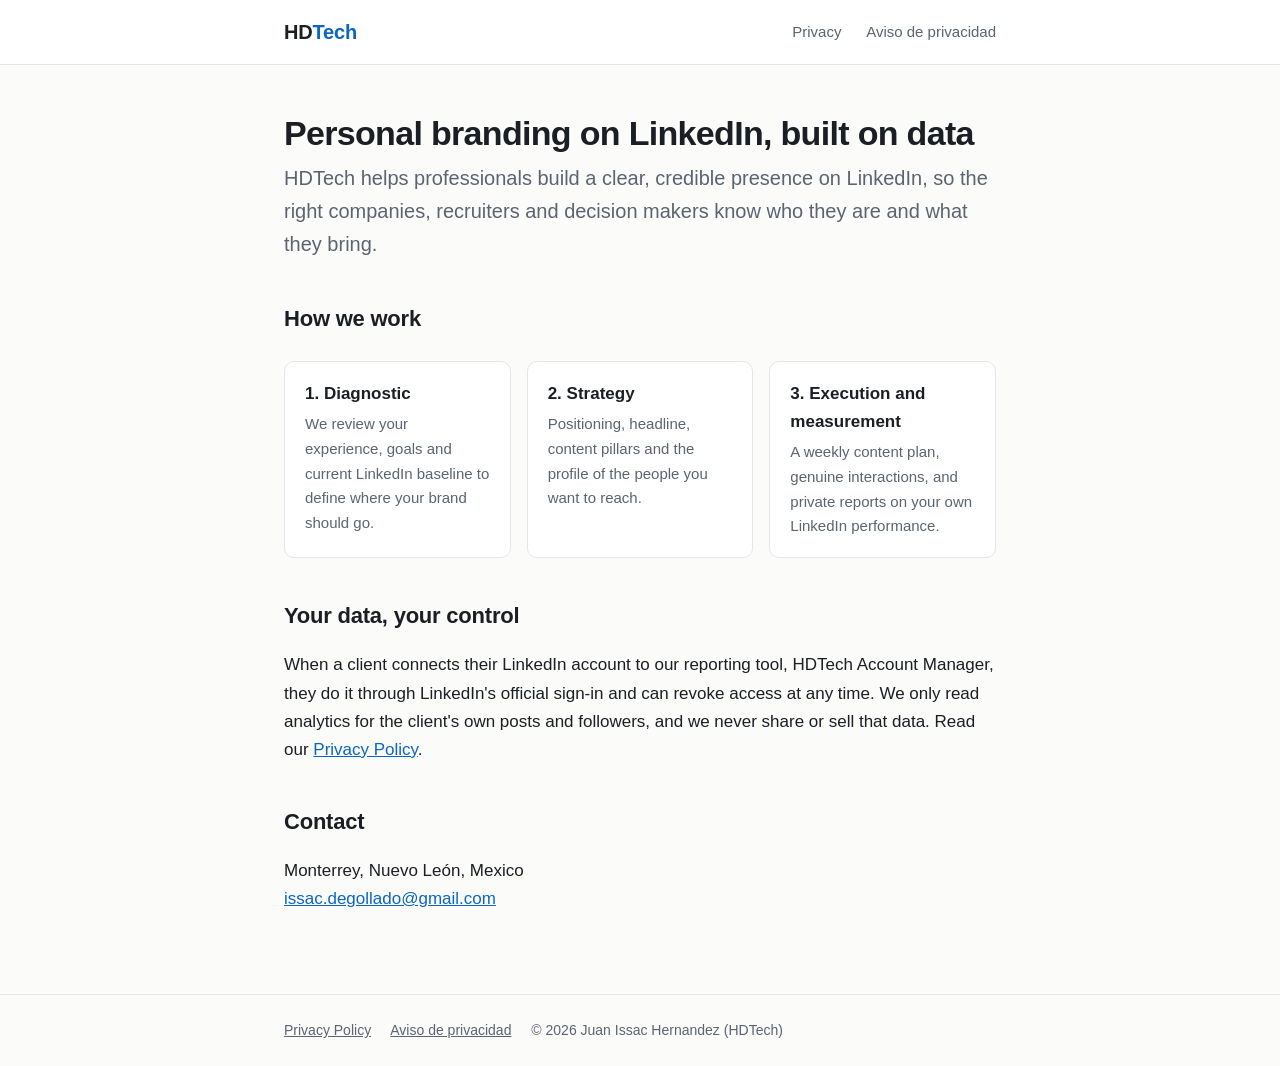
<file: index.html>
<!DOCTYPE html>
<html lang="en">
<head>
  <meta charset="utf-8">
  <meta name="viewport" content="width=device-width, initial-scale=1">
  <title>HDTech — Personal branding on LinkedIn</title>
  <meta name="description" content="HDTech is a personal branding agency that helps professionals build a clear, credible presence on LinkedIn.">
  <link rel="stylesheet" href="style.css">
</head>
<body>
  <header class="site">
    <div class="wrap">
      <a class="brand" href="./">HD<span>Tech</span></a>
      <nav>
        <a href="privacy.html">Privacy</a>
        <a href="aviso-de-privacidad.html">Aviso de privacidad</a>
      </nav>
    </div>
  </header>

  <main class="wrap">
    <h1>Personal branding on LinkedIn, built on data</h1>
    <p class="lede">HDTech helps professionals build a clear, credible presence on LinkedIn, so the right companies, recruiters and decision makers know who they are and what they bring.</p>

    <h2>How we work</h2>
    <div class="cards">
      <div class="card">
        <h3>1. Diagnostic</h3>
        <p>We review your experience, goals and current LinkedIn baseline to define where your brand should go.</p>
      </div>
      <div class="card">
        <h3>2. Strategy</h3>
        <p>Positioning, headline, content pillars and the profile of the people you want to reach.</p>
      </div>
      <div class="card">
        <h3>3. Execution and measurement</h3>
        <p>A weekly content plan, genuine interactions, and private reports on your own LinkedIn performance.</p>
      </div>
    </div>

    <h2>Your data, your control</h2>
    <p>When a client connects their LinkedIn account to our reporting tool, HDTech Account Manager, they do it through LinkedIn's official sign-in and can revoke access at any time. We only read analytics for the client's own posts and followers, and we never share or sell that data. Read our <a href="privacy.html">Privacy Policy</a>.</p>

    <h2>Contact</h2>
    <p>Monterrey, Nuevo León, Mexico<br>
    <a href="mailto:issac.degollado@gmail.com">issac.degollado@gmail.com</a></p>
  </main>

  <footer class="site">
    <div class="wrap">
      <a href="privacy.html">Privacy Policy</a>
      <a href="aviso-de-privacidad.html">Aviso de privacidad</a>
      <span>© 2026 Juan Issac Hernandez (HDTech)</span>
    </div>
  </footer>
</body>
</html>
</file>
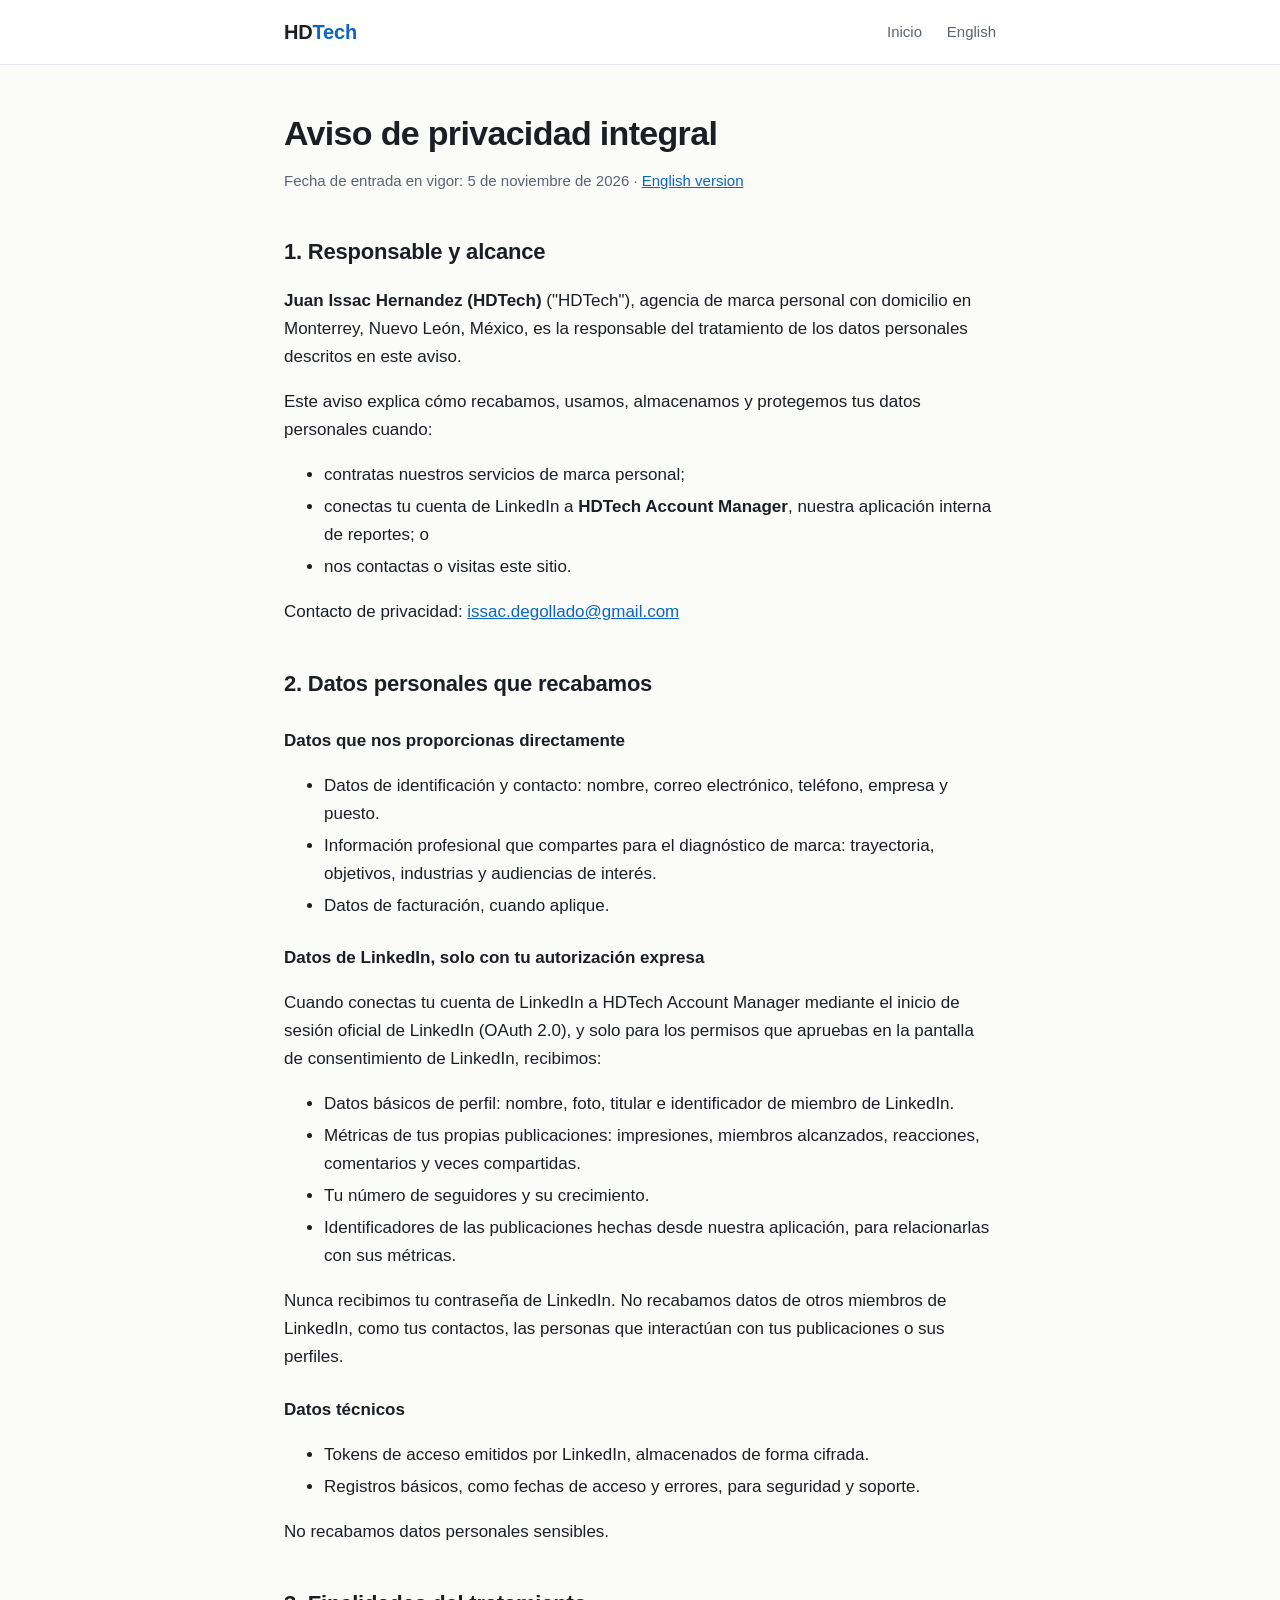
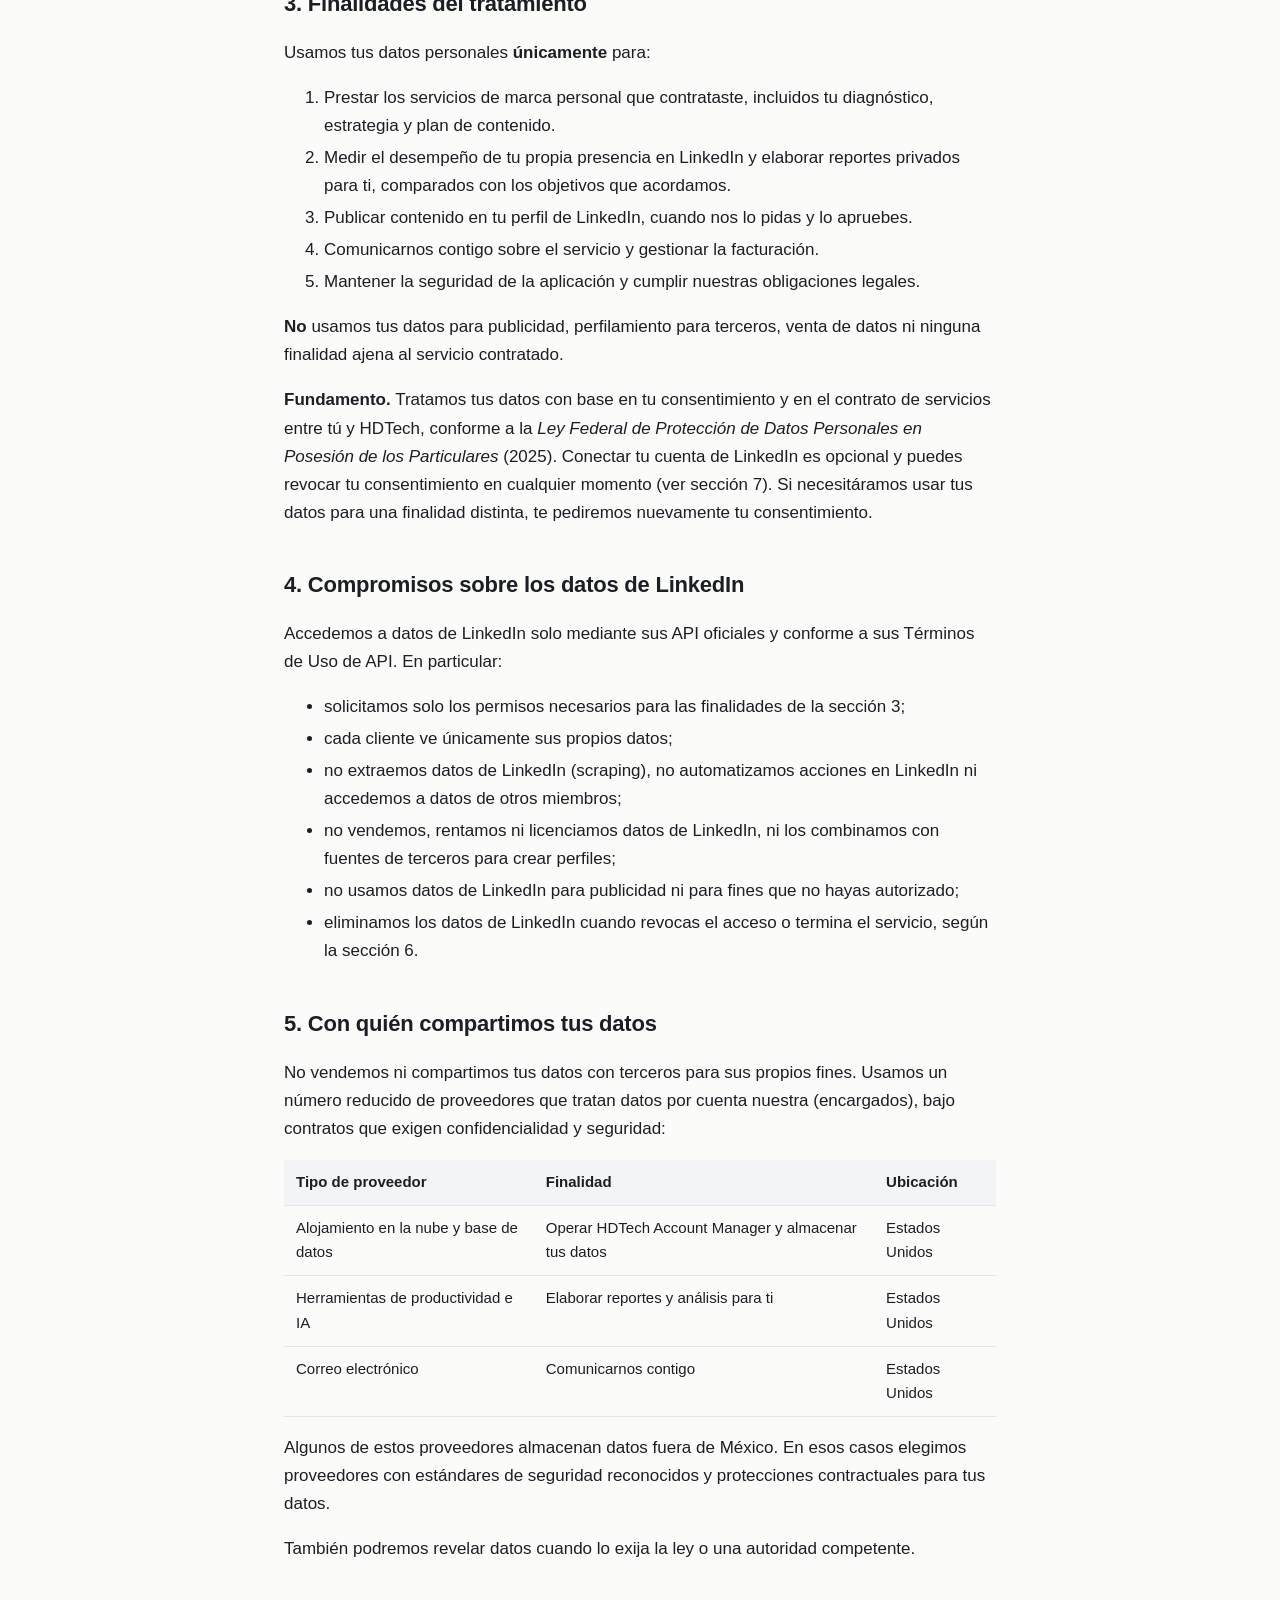
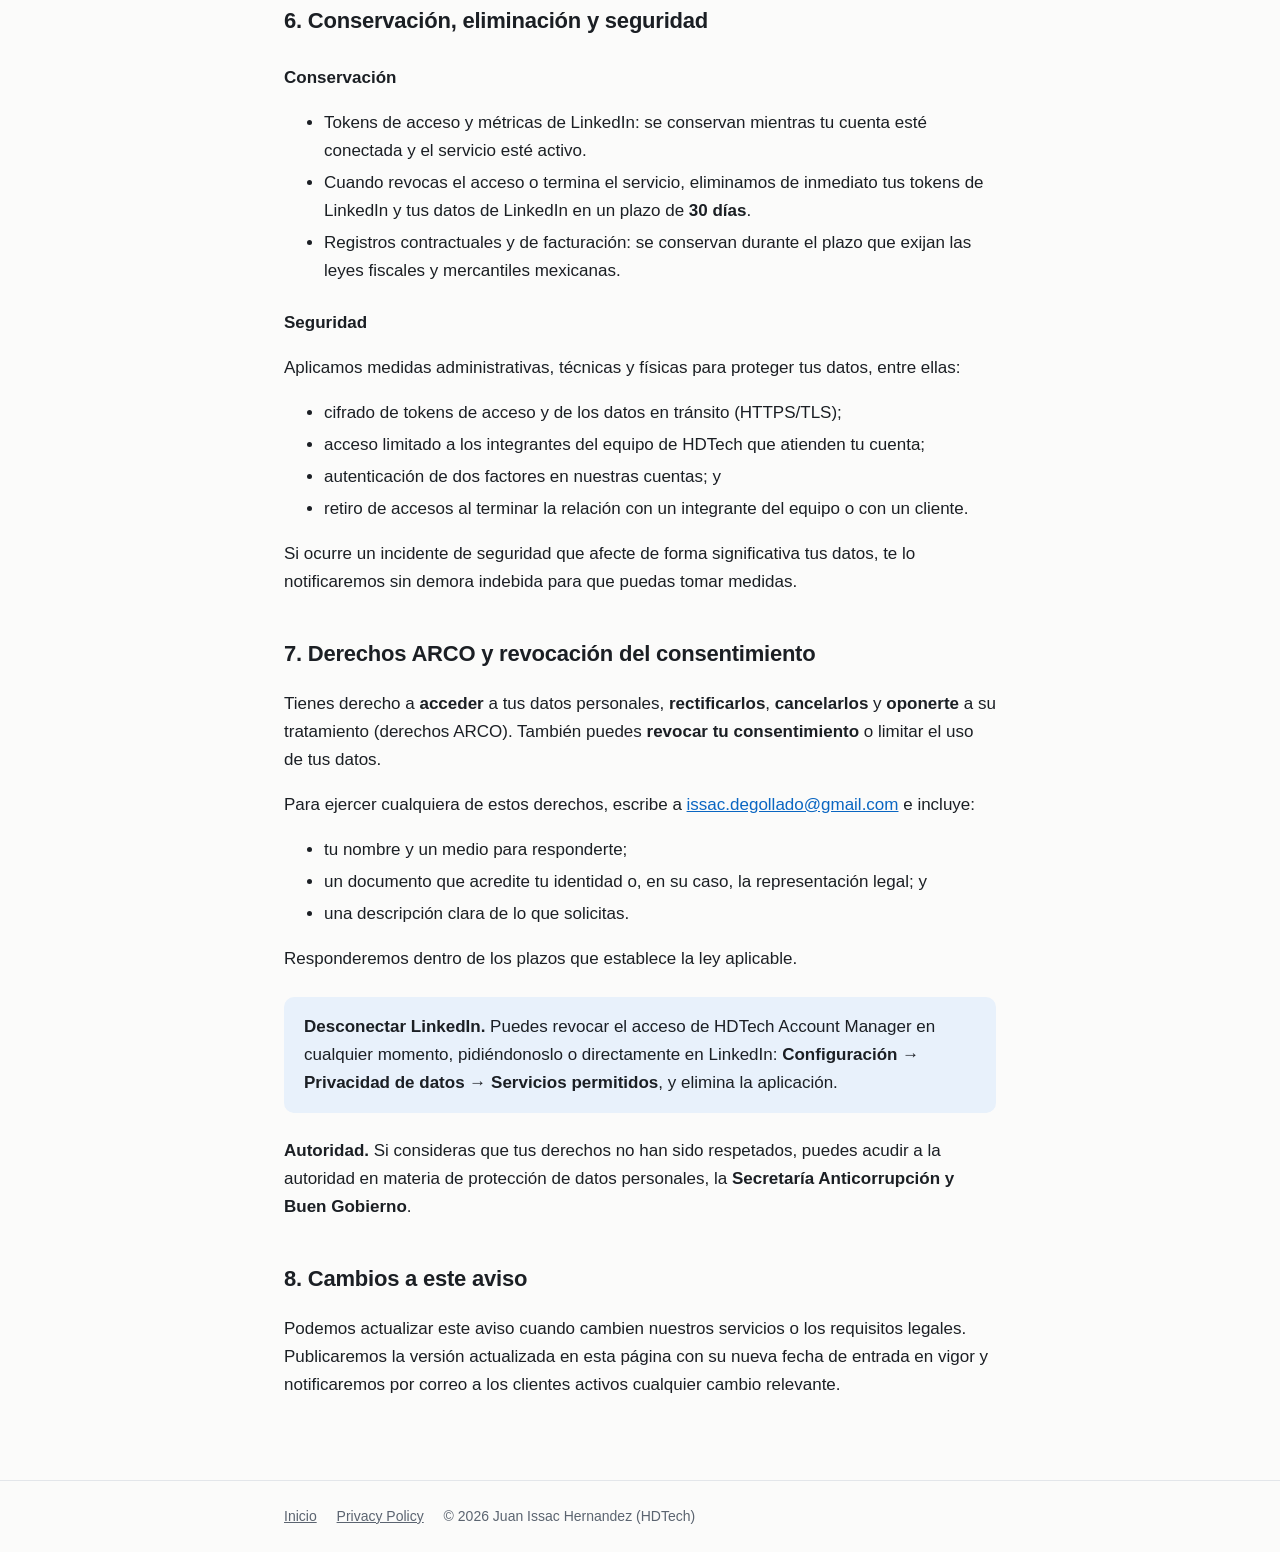
<file: aviso-de-privacidad.html>
<!DOCTYPE html>
<html lang="es-MX">
<head>
  <meta charset="utf-8">
  <meta name="viewport" content="width=device-width, initial-scale=1">
  <title>Aviso de privacidad — HDTech</title>
  <meta name="description" content="Aviso de privacidad integral de HDTech y de la aplicación HDTech Account Manager.">
  <link rel="stylesheet" href="style.css">
</head>
<body>
  <header class="site">
    <div class="wrap">
      <a class="brand" href="./">HD<span>Tech</span></a>
      <nav>
        <a href="./">Inicio</a>
        <a href="privacy.html">English</a>
      </nav>
    </div>
  </header>

  <main class="wrap">
    <h1>Aviso de privacidad integral</h1>
    <p class="meta">Fecha de entrada en vigor: 5 de noviembre de 2026 · <a href="privacy.html">English version</a></p>

    <h2>1. Responsable y alcance</h2>
    <p><strong>Juan Issac Hernandez (HDTech)</strong> ("HDTech"), agencia de marca personal con domicilio en Monterrey, Nuevo León, México, es la responsable del tratamiento de los datos personales descritos en este aviso.</p>
    <p>Este aviso explica cómo recabamos, usamos, almacenamos y protegemos tus datos personales cuando:</p>
    <ul>
      <li>contratas nuestros servicios de marca personal;</li>
      <li>conectas tu cuenta de LinkedIn a <strong>HDTech Account Manager</strong>, nuestra aplicación interna de reportes; o</li>
      <li>nos contactas o visitas este sitio.</li>
    </ul>
    <p>Contacto de privacidad: <a href="mailto:issac.degollado@gmail.com">issac.degollado@gmail.com</a></p>

    <h2>2. Datos personales que recabamos</h2>
    <h3>Datos que nos proporcionas directamente</h3>
    <ul>
      <li>Datos de identificación y contacto: nombre, correo electrónico, teléfono, empresa y puesto.</li>
      <li>Información profesional que compartes para el diagnóstico de marca: trayectoria, objetivos, industrias y audiencias de interés.</li>
      <li>Datos de facturación, cuando aplique.</li>
    </ul>
    <h3>Datos de LinkedIn, solo con tu autorización expresa</h3>
    <p>Cuando conectas tu cuenta de LinkedIn a HDTech Account Manager mediante el inicio de sesión oficial de LinkedIn (OAuth 2.0), y solo para los permisos que apruebas en la pantalla de consentimiento de LinkedIn, recibimos:</p>
    <ul>
      <li>Datos básicos de perfil: nombre, foto, titular e identificador de miembro de LinkedIn.</li>
      <li>Métricas de tus propias publicaciones: impresiones, miembros alcanzados, reacciones, comentarios y veces compartidas.</li>
      <li>Tu número de seguidores y su crecimiento.</li>
      <li>Identificadores de las publicaciones hechas desde nuestra aplicación, para relacionarlas con sus métricas.</li>
    </ul>
    <p>Nunca recibimos tu contraseña de LinkedIn. No recabamos datos de otros miembros de LinkedIn, como tus contactos, las personas que interactúan con tus publicaciones o sus perfiles.</p>
    <h3>Datos técnicos</h3>
    <ul>
      <li>Tokens de acceso emitidos por LinkedIn, almacenados de forma cifrada.</li>
      <li>Registros básicos, como fechas de acceso y errores, para seguridad y soporte.</li>
    </ul>
    <p>No recabamos datos personales sensibles.</p>

    <h2>3. Finalidades del tratamiento</h2>
    <p>Usamos tus datos personales <strong>únicamente</strong> para:</p>
    <ol>
      <li>Prestar los servicios de marca personal que contrataste, incluidos tu diagnóstico, estrategia y plan de contenido.</li>
      <li>Medir el desempeño de tu propia presencia en LinkedIn y elaborar reportes privados para ti, comparados con los objetivos que acordamos.</li>
      <li>Publicar contenido en tu perfil de LinkedIn, cuando nos lo pidas y lo apruebes.</li>
      <li>Comunicarnos contigo sobre el servicio y gestionar la facturación.</li>
      <li>Mantener la seguridad de la aplicación y cumplir nuestras obligaciones legales.</li>
    </ol>
    <p><strong>No</strong> usamos tus datos para publicidad, perfilamiento para terceros, venta de datos ni ninguna finalidad ajena al servicio contratado.</p>
    <p><strong>Fundamento.</strong> Tratamos tus datos con base en tu consentimiento y en el contrato de servicios entre tú y HDTech, conforme a la <em>Ley Federal de Protección de Datos Personales en Posesión de los Particulares</em> (2025). Conectar tu cuenta de LinkedIn es opcional y puedes revocar tu consentimiento en cualquier momento (ver sección 7). Si necesitáramos usar tus datos para una finalidad distinta, te pediremos nuevamente tu consentimiento.</p>

    <h2>4. Compromisos sobre los datos de LinkedIn</h2>
    <p>Accedemos a datos de LinkedIn solo mediante sus API oficiales y conforme a sus Términos de Uso de API. En particular:</p>
    <ul>
      <li>solicitamos solo los permisos necesarios para las finalidades de la sección 3;</li>
      <li>cada cliente ve únicamente sus propios datos;</li>
      <li>no extraemos datos de LinkedIn (scraping), no automatizamos acciones en LinkedIn ni accedemos a datos de otros miembros;</li>
      <li>no vendemos, rentamos ni licenciamos datos de LinkedIn, ni los combinamos con fuentes de terceros para crear perfiles;</li>
      <li>no usamos datos de LinkedIn para publicidad ni para fines que no hayas autorizado;</li>
      <li>eliminamos los datos de LinkedIn cuando revocas el acceso o termina el servicio, según la sección 6.</li>
    </ul>

    <h2>5. Con quién compartimos tus datos</h2>
    <p>No vendemos ni compartimos tus datos con terceros para sus propios fines. Usamos un número reducido de proveedores que tratan datos por cuenta nuestra (encargados), bajo contratos que exigen confidencialidad y seguridad:</p>
    <table>
      <thead><tr><th>Tipo de proveedor</th><th>Finalidad</th><th>Ubicación</th></tr></thead>
      <tbody>
        <tr><td>Alojamiento en la nube y base de datos</td><td>Operar HDTech Account Manager y almacenar tus datos</td><td>Estados Unidos</td></tr>
        <tr><td>Herramientas de productividad e IA</td><td>Elaborar reportes y análisis para ti</td><td>Estados Unidos</td></tr>
        <tr><td>Correo electrónico</td><td>Comunicarnos contigo</td><td>Estados Unidos</td></tr>
      </tbody>
    </table>
    <p>Algunos de estos proveedores almacenan datos fuera de México. En esos casos elegimos proveedores con estándares de seguridad reconocidos y protecciones contractuales para tus datos.</p>
    <p>También podremos revelar datos cuando lo exija la ley o una autoridad competente.</p>

    <h2>6. Conservación, eliminación y seguridad</h2>
    <h3>Conservación</h3>
    <ul>
      <li>Tokens de acceso y métricas de LinkedIn: se conservan mientras tu cuenta esté conectada y el servicio esté activo.</li>
      <li>Cuando revocas el acceso o termina el servicio, eliminamos de inmediato tus tokens de LinkedIn y tus datos de LinkedIn en un plazo de <strong>30 días</strong>.</li>
      <li>Registros contractuales y de facturación: se conservan durante el plazo que exijan las leyes fiscales y mercantiles mexicanas.</li>
    </ul>
    <h3>Seguridad</h3>
    <p>Aplicamos medidas administrativas, técnicas y físicas para proteger tus datos, entre ellas:</p>
    <ul>
      <li>cifrado de tokens de acceso y de los datos en tránsito (HTTPS/TLS);</li>
      <li>acceso limitado a los integrantes del equipo de HDTech que atienden tu cuenta;</li>
      <li>autenticación de dos factores en nuestras cuentas; y</li>
      <li>retiro de accesos al terminar la relación con un integrante del equipo o con un cliente.</li>
    </ul>
    <p>Si ocurre un incidente de seguridad que afecte de forma significativa tus datos, te lo notificaremos sin demora indebida para que puedas tomar medidas.</p>

    <h2>7. Derechos ARCO y revocación del consentimiento</h2>
    <p>Tienes derecho a <strong>acceder</strong> a tus datos personales, <strong>rectificarlos</strong>, <strong>cancelarlos</strong> y <strong>oponerte</strong> a su tratamiento (derechos ARCO). También puedes <strong>revocar tu consentimiento</strong> o limitar el uso de tus datos.</p>
    <p>Para ejercer cualquiera de estos derechos, escribe a <a href="mailto:issac.degollado@gmail.com">issac.degollado@gmail.com</a> e incluye:</p>
    <ul>
      <li>tu nombre y un medio para responderte;</li>
      <li>un documento que acredite tu identidad o, en su caso, la representación legal; y</li>
      <li>una descripción clara de lo que solicitas.</li>
    </ul>
    <p>Responderemos dentro de los plazos que establece la ley aplicable.</p>
    <div class="note"><strong>Desconectar LinkedIn.</strong> Puedes revocar el acceso de HDTech Account Manager en cualquier momento, pidiéndonoslo o directamente en LinkedIn: <strong>Configuración → Privacidad de datos → Servicios permitidos</strong>, y elimina la aplicación.</div>
    <p><strong>Autoridad.</strong> Si consideras que tus derechos no han sido respetados, puedes acudir a la autoridad en materia de protección de datos personales, la <strong>Secretaría Anticorrupción y Buen Gobierno</strong>.</p>

    <h2>8. Cambios a este aviso</h2>
    <p>Podemos actualizar este aviso cuando cambien nuestros servicios o los requisitos legales. Publicaremos la versión actualizada en esta página con su nueva fecha de entrada en vigor y notificaremos por correo a los clientes activos cualquier cambio relevante.</p>
  </main>

  <footer class="site">
    <div class="wrap">
      <a href="./">Inicio</a>
      <a href="privacy.html">Privacy Policy</a>
      <span>© 2026 Juan Issac Hernandez (HDTech)</span>
    </div>
  </footer>
</body>
</html>
</file>
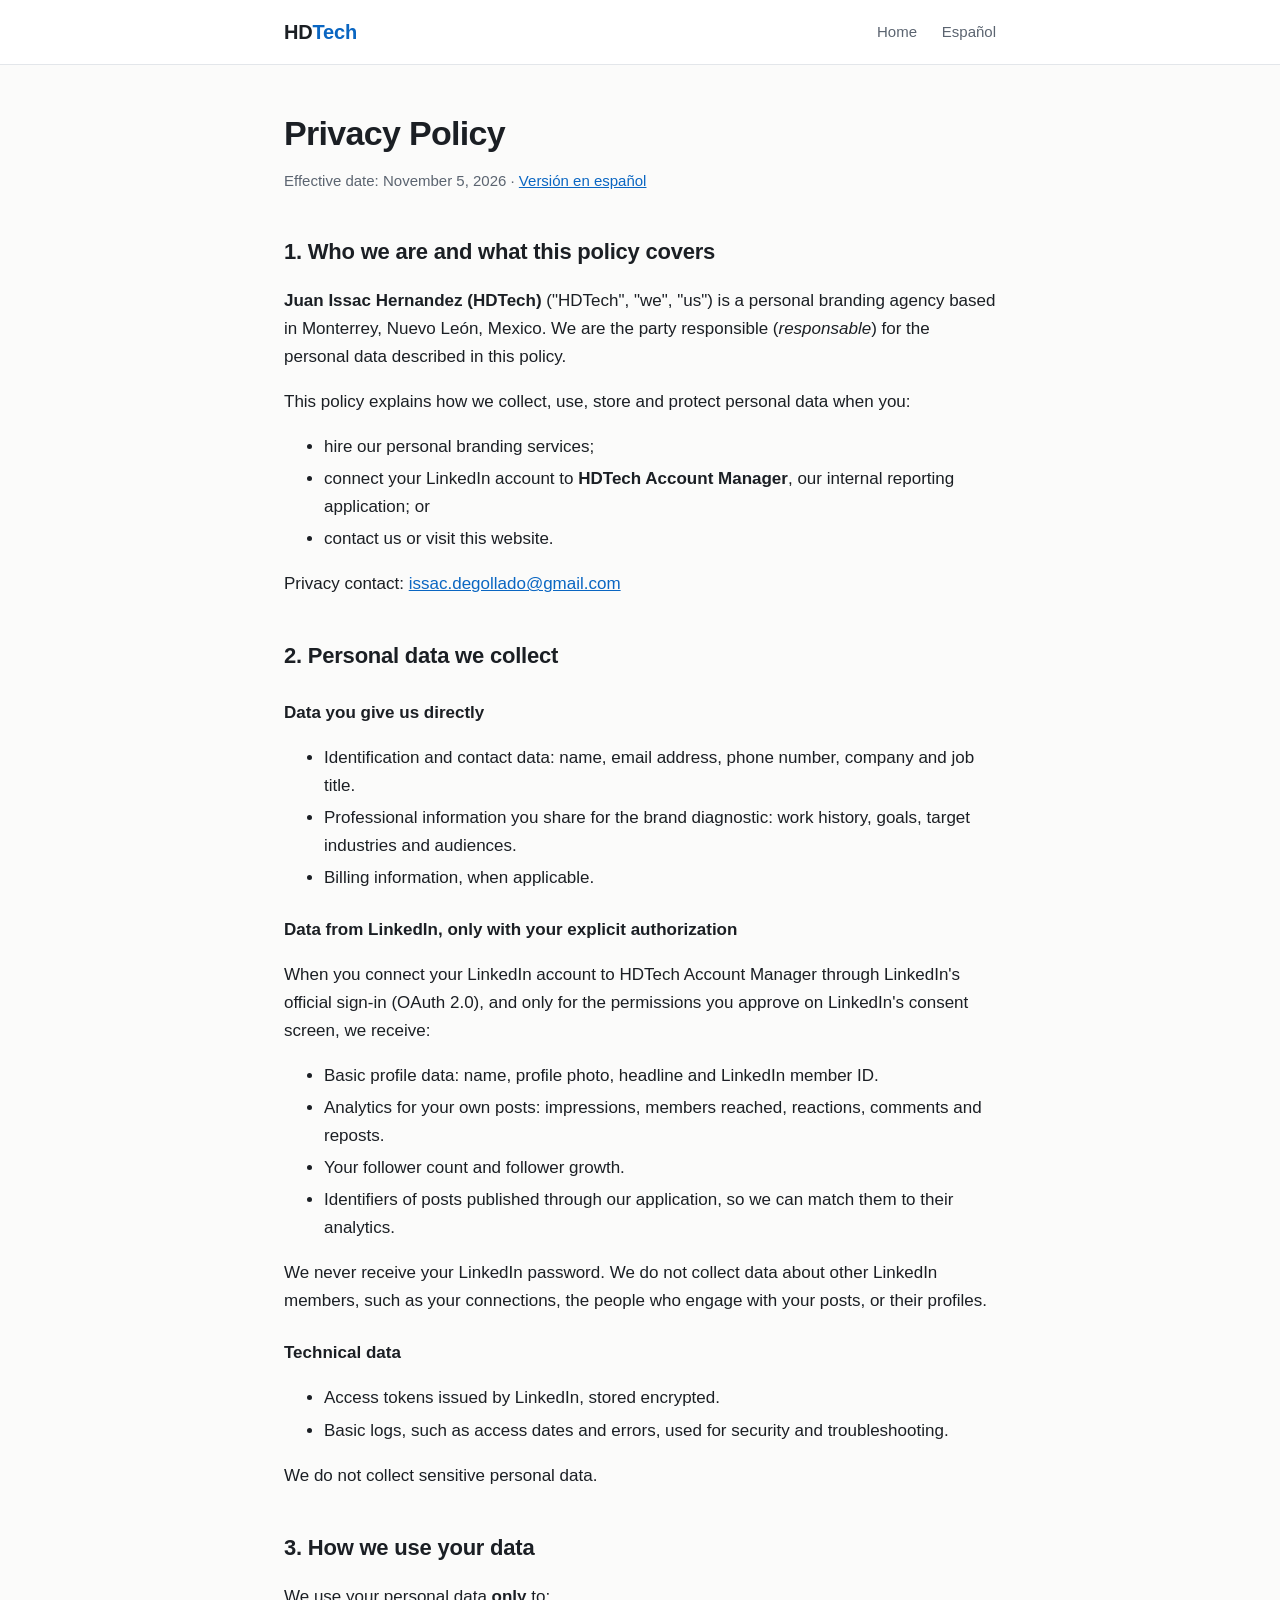
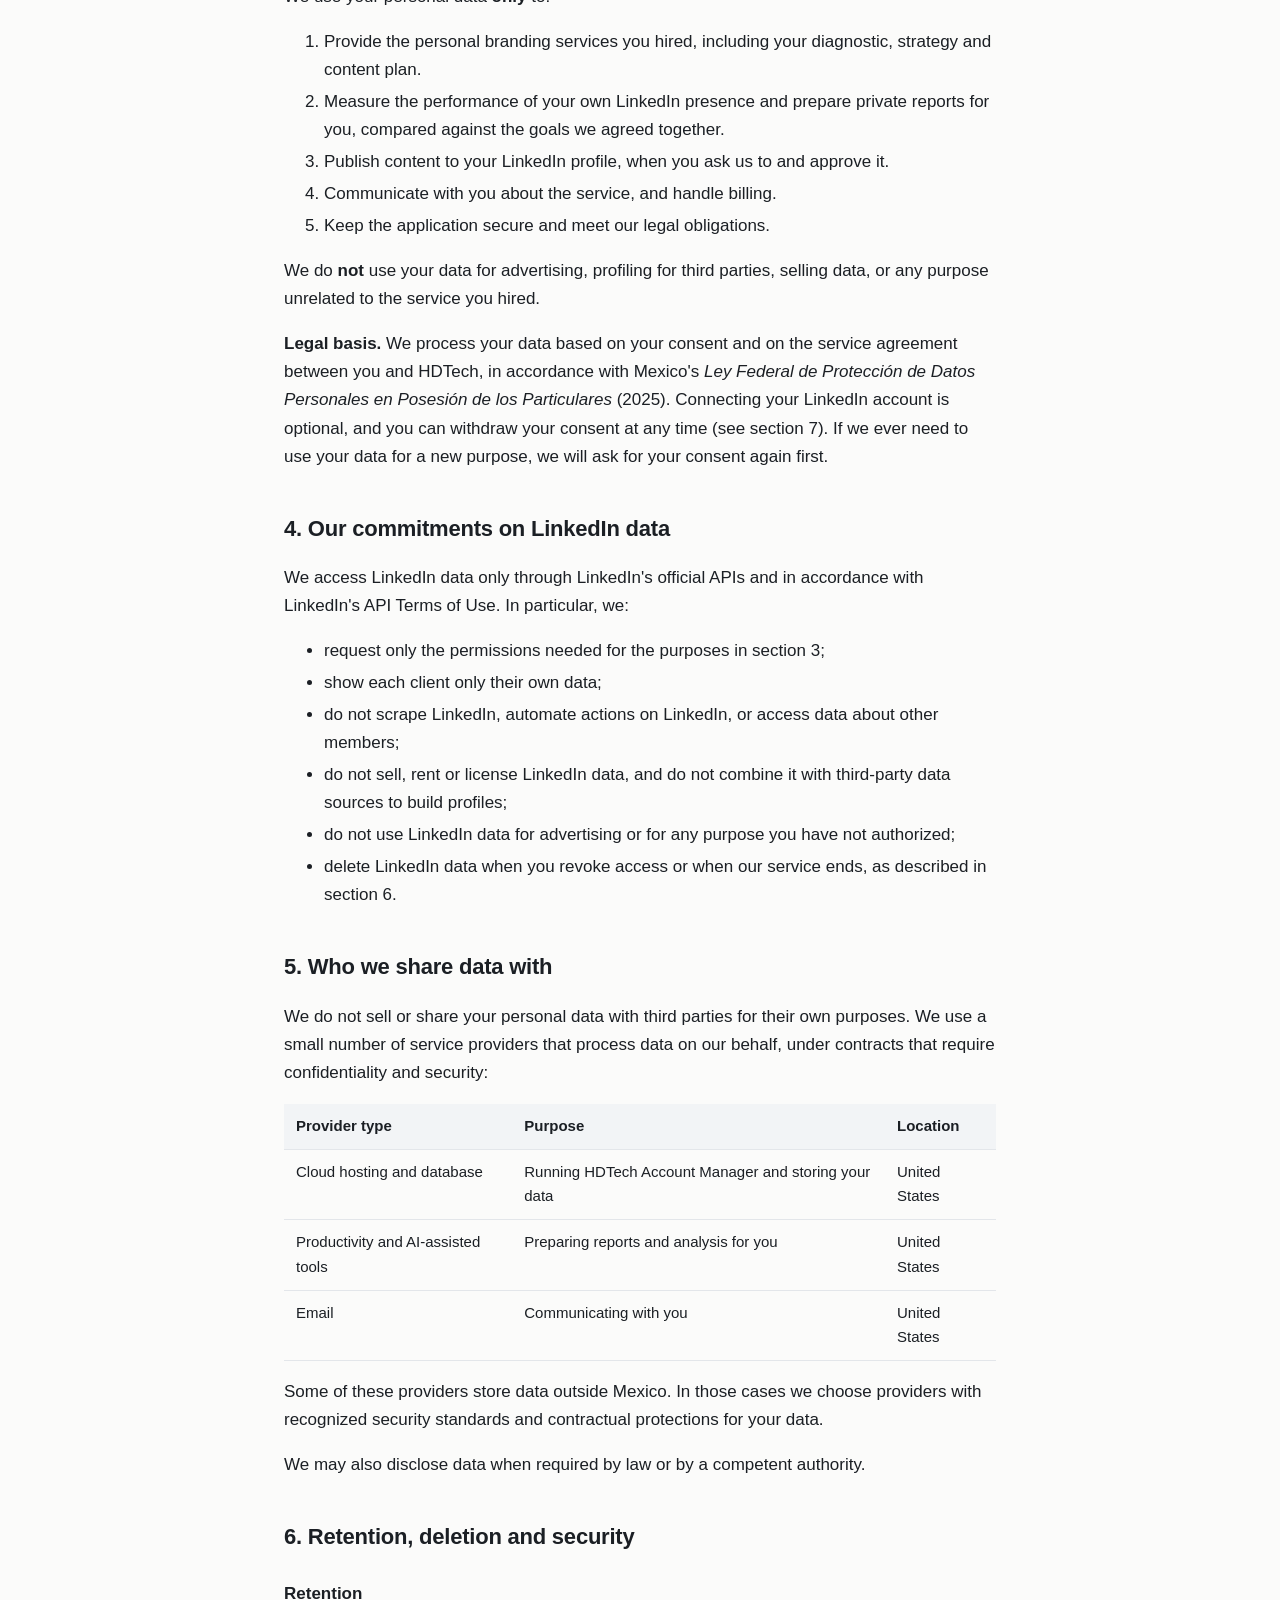
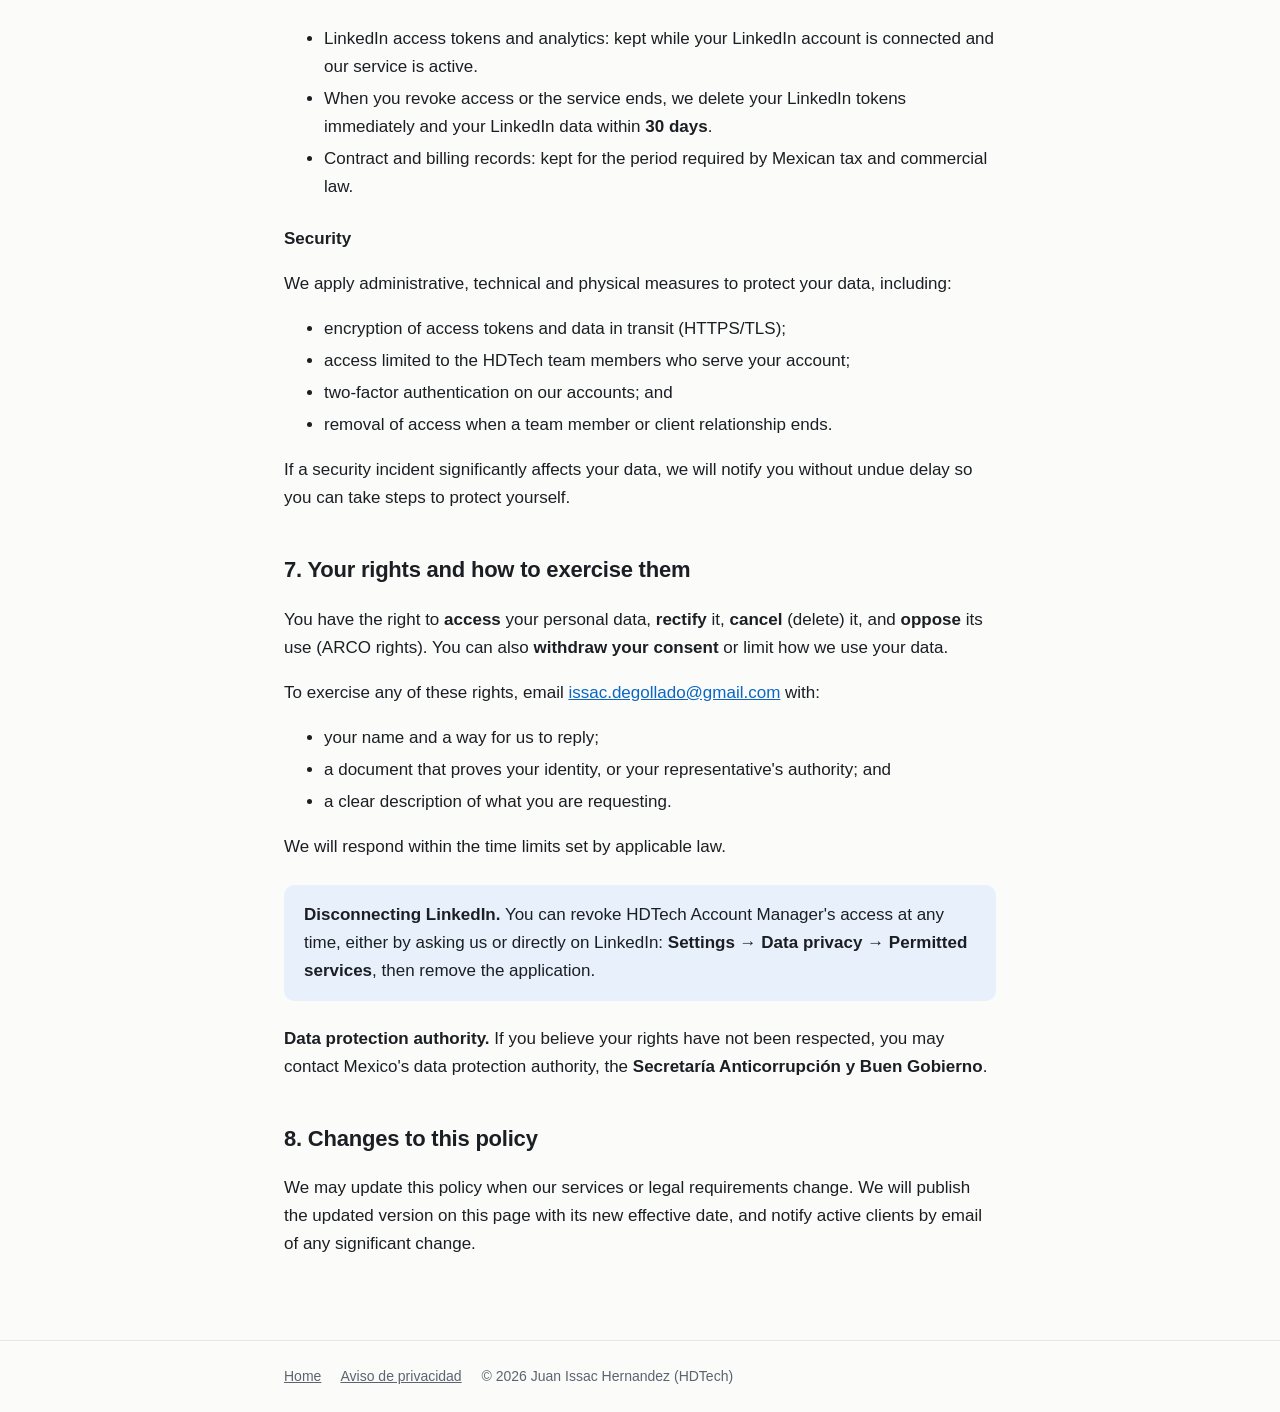
<file: privacy.html>
<!DOCTYPE html>
<html lang="en">
<head>
  <meta charset="utf-8">
  <meta name="viewport" content="width=device-width, initial-scale=1">
  <title>Privacy Policy — HDTech</title>
  <meta name="description" content="How HDTech and HDTech Account Manager collect, use and protect personal data, including data from LinkedIn.">
  <link rel="stylesheet" href="style.css">
</head>
<body>
  <header class="site">
    <div class="wrap">
      <a class="brand" href="./">HD<span>Tech</span></a>
      <nav>
        <a href="./">Home</a>
        <a href="aviso-de-privacidad.html">Español</a>
      </nav>
    </div>
  </header>

  <main class="wrap">
    <h1>Privacy Policy</h1>
    <p class="meta">Effective date: November 5, 2026 · <a href="aviso-de-privacidad.html">Versión en español</a></p>

    <h2>1. Who we are and what this policy covers</h2>
    <p><strong>Juan Issac Hernandez (HDTech)</strong> ("HDTech", "we", "us") is a personal branding agency based in Monterrey, Nuevo León, Mexico. We are the party responsible (<em>responsable</em>) for the personal data described in this policy.</p>
    <p>This policy explains how we collect, use, store and protect personal data when you:</p>
    <ul>
      <li>hire our personal branding services;</li>
      <li>connect your LinkedIn account to <strong>HDTech Account Manager</strong>, our internal reporting application; or</li>
      <li>contact us or visit this website.</li>
    </ul>
    <p>Privacy contact: <a href="mailto:issac.degollado@gmail.com">issac.degollado@gmail.com</a></p>

    <h2>2. Personal data we collect</h2>
    <h3>Data you give us directly</h3>
    <ul>
      <li>Identification and contact data: name, email address, phone number, company and job title.</li>
      <li>Professional information you share for the brand diagnostic: work history, goals, target industries and audiences.</li>
      <li>Billing information, when applicable.</li>
    </ul>
    <h3>Data from LinkedIn, only with your explicit authorization</h3>
    <p>When you connect your LinkedIn account to HDTech Account Manager through LinkedIn's official sign-in (OAuth 2.0), and only for the permissions you approve on LinkedIn's consent screen, we receive:</p>
    <ul>
      <li>Basic profile data: name, profile photo, headline and LinkedIn member ID.</li>
      <li>Analytics for your own posts: impressions, members reached, reactions, comments and reposts.</li>
      <li>Your follower count and follower growth.</li>
      <li>Identifiers of posts published through our application, so we can match them to their analytics.</li>
    </ul>
    <p>We never receive your LinkedIn password. We do not collect data about other LinkedIn members, such as your connections, the people who engage with your posts, or their profiles.</p>
    <h3>Technical data</h3>
    <ul>
      <li>Access tokens issued by LinkedIn, stored encrypted.</li>
      <li>Basic logs, such as access dates and errors, used for security and troubleshooting.</li>
    </ul>
    <p>We do not collect sensitive personal data.</p>

    <h2>3. How we use your data</h2>
    <p>We use your personal data <strong>only</strong> to:</p>
    <ol>
      <li>Provide the personal branding services you hired, including your diagnostic, strategy and content plan.</li>
      <li>Measure the performance of your own LinkedIn presence and prepare private reports for you, compared against the goals we agreed together.</li>
      <li>Publish content to your LinkedIn profile, when you ask us to and approve it.</li>
      <li>Communicate with you about the service, and handle billing.</li>
      <li>Keep the application secure and meet our legal obligations.</li>
    </ol>
    <p>We do <strong>not</strong> use your data for advertising, profiling for third parties, selling data, or any purpose unrelated to the service you hired.</p>
    <p><strong>Legal basis.</strong> We process your data based on your consent and on the service agreement between you and HDTech, in accordance with Mexico's <em>Ley Federal de Protección de Datos Personales en Posesión de los Particulares</em> (2025). Connecting your LinkedIn account is optional, and you can withdraw your consent at any time (see section 7). If we ever need to use your data for a new purpose, we will ask for your consent again first.</p>

    <h2>4. Our commitments on LinkedIn data</h2>
    <p>We access LinkedIn data only through LinkedIn's official APIs and in accordance with LinkedIn's API Terms of Use. In particular, we:</p>
    <ul>
      <li>request only the permissions needed for the purposes in section 3;</li>
      <li>show each client only their own data;</li>
      <li>do not scrape LinkedIn, automate actions on LinkedIn, or access data about other members;</li>
      <li>do not sell, rent or license LinkedIn data, and do not combine it with third-party data sources to build profiles;</li>
      <li>do not use LinkedIn data for advertising or for any purpose you have not authorized;</li>
      <li>delete LinkedIn data when you revoke access or when our service ends, as described in section 6.</li>
    </ul>

    <h2>5. Who we share data with</h2>
    <p>We do not sell or share your personal data with third parties for their own purposes. We use a small number of service providers that process data on our behalf, under contracts that require confidentiality and security:</p>
    <table>
      <thead><tr><th>Provider type</th><th>Purpose</th><th>Location</th></tr></thead>
      <tbody>
        <tr><td>Cloud hosting and database</td><td>Running HDTech Account Manager and storing your data</td><td>United States</td></tr>
        <tr><td>Productivity and AI-assisted tools</td><td>Preparing reports and analysis for you</td><td>United States</td></tr>
        <tr><td>Email</td><td>Communicating with you</td><td>United States</td></tr>
      </tbody>
    </table>
    <p>Some of these providers store data outside Mexico. In those cases we choose providers with recognized security standards and contractual protections for your data.</p>
    <p>We may also disclose data when required by law or by a competent authority.</p>

    <h2>6. Retention, deletion and security</h2>
    <h3>Retention</h3>
    <ul>
      <li>LinkedIn access tokens and analytics: kept while your LinkedIn account is connected and our service is active.</li>
      <li>When you revoke access or the service ends, we delete your LinkedIn tokens immediately and your LinkedIn data within <strong>30 days</strong>.</li>
      <li>Contract and billing records: kept for the period required by Mexican tax and commercial law.</li>
    </ul>
    <h3>Security</h3>
    <p>We apply administrative, technical and physical measures to protect your data, including:</p>
    <ul>
      <li>encryption of access tokens and data in transit (HTTPS/TLS);</li>
      <li>access limited to the HDTech team members who serve your account;</li>
      <li>two-factor authentication on our accounts; and</li>
      <li>removal of access when a team member or client relationship ends.</li>
    </ul>
    <p>If a security incident significantly affects your data, we will notify you without undue delay so you can take steps to protect yourself.</p>

    <h2>7. Your rights and how to exercise them</h2>
    <p>You have the right to <strong>access</strong> your personal data, <strong>rectify</strong> it, <strong>cancel</strong> (delete) it, and <strong>oppose</strong> its use (ARCO rights). You can also <strong>withdraw your consent</strong> or limit how we use your data.</p>
    <p>To exercise any of these rights, email <a href="mailto:issac.degollado@gmail.com">issac.degollado@gmail.com</a> with:</p>
    <ul>
      <li>your name and a way for us to reply;</li>
      <li>a document that proves your identity, or your representative's authority; and</li>
      <li>a clear description of what you are requesting.</li>
    </ul>
    <p>We will respond within the time limits set by applicable law.</p>
    <div class="note"><strong>Disconnecting LinkedIn.</strong> You can revoke HDTech Account Manager's access at any time, either by asking us or directly on LinkedIn: <strong>Settings → Data privacy → Permitted services</strong>, then remove the application.</div>
    <p><strong>Data protection authority.</strong> If you believe your rights have not been respected, you may contact Mexico's data protection authority, the <strong>Secretaría Anticorrupción y Buen Gobierno</strong>.</p>

    <h2>8. Changes to this policy</h2>
    <p>We may update this policy when our services or legal requirements change. We will publish the updated version on this page with its new effective date, and notify active clients by email of any significant change.</p>
  </main>

  <footer class="site">
    <div class="wrap">
      <a href="./">Home</a>
      <a href="aviso-de-privacidad.html">Aviso de privacidad</a>
      <span>© 2026 Juan Issac Hernandez (HDTech)</span>
    </div>
  </footer>
</body>
</html>
</file>
<file: style.css>
:root {
  --ink: #1b1f24;
  --muted: #5b6470;
  --line: #e3e6ea;
  --bg: #fbfbfa;
  --accent: #0a66c2;
  --accent-soft: #e8f1fb;
}

* { box-sizing: border-box; }

html { -webkit-text-size-adjust: 100%; }

body {
  margin: 0;
  font-family: -apple-system, BlinkMacSystemFont, "Segoe UI", Roboto, "Helvetica Neue", Arial, sans-serif;
  color: var(--ink);
  background: var(--bg);
  line-height: 1.65;
  font-size: 17px;
}

a { color: var(--accent); }

header.site {
  border-bottom: 1px solid var(--line);
  background: #fff;
}

.wrap { max-width: 760px; margin: 0 auto; padding: 0 24px; }

header.site .wrap {
  display: flex;
  align-items: center;
  justify-content: space-between;
  height: 64px;
}

.brand {
  font-weight: 700;
  font-size: 20px;
  letter-spacing: -0.01em;
  color: var(--ink);
  text-decoration: none;
}

.brand span { color: var(--accent); }

nav a {
  margin-left: 20px;
  font-size: 15px;
  color: var(--muted);
  text-decoration: none;
}

nav a:hover { color: var(--ink); }

main.wrap { padding: 48px 24px 64px; }

h1 { font-size: 34px; line-height: 1.2; letter-spacing: -0.02em; margin: 0 0 8px; }
h2 { font-size: 22px; margin: 40px 0 8px; letter-spacing: -0.01em; }
h3 { font-size: 17px; margin: 24px 0 4px; }

.lede { font-size: 20px; color: var(--muted); margin: 0 0 32px; }
.meta { color: var(--muted); font-size: 15px; margin-bottom: 32px; }

.cards { display: grid; grid-template-columns: repeat(auto-fit, minmax(210px, 1fr)); gap: 16px; margin: 24px 0; }
.card { background: #fff; border: 1px solid var(--line); border-radius: 10px; padding: 18px 20px; }
.card h3 { margin-top: 0; }
.card p { margin: 0; color: var(--muted); font-size: 15px; }

.note { background: var(--accent-soft); border-radius: 10px; padding: 16px 20px; margin: 24px 0; }

table { width: 100%; border-collapse: collapse; margin: 16px 0; font-size: 15px; }
th, td { text-align: left; padding: 10px 12px; border-bottom: 1px solid var(--line); vertical-align: top; }
th { background: #f2f4f6; }

li { margin: 4px 0; }

footer.site { border-top: 1px solid var(--line); padding: 24px 0; color: var(--muted); font-size: 14px; }
footer.site a { color: var(--muted); margin-right: 16px; }

@media (max-width: 540px) {
  body { font-size: 16px; }
  h1 { font-size: 28px; }
  nav a { margin-left: 12px; }
}
</file>
